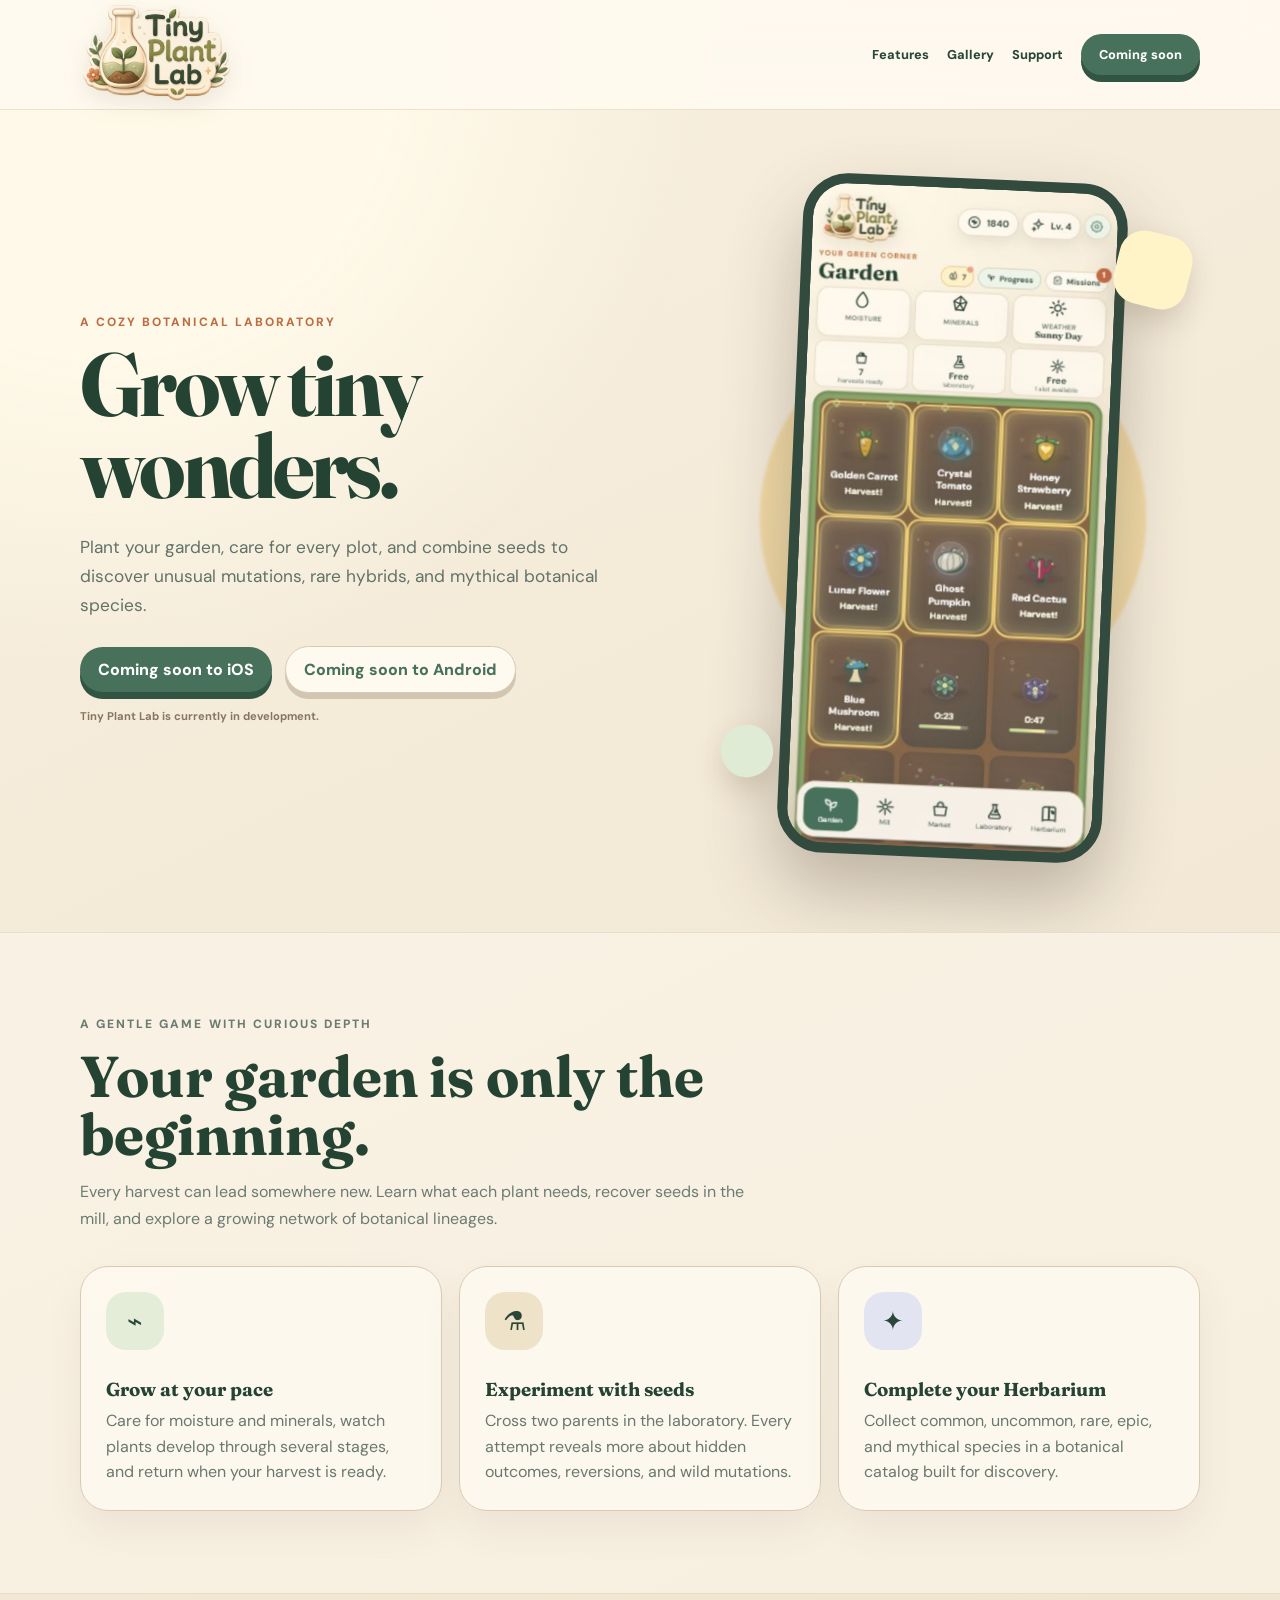
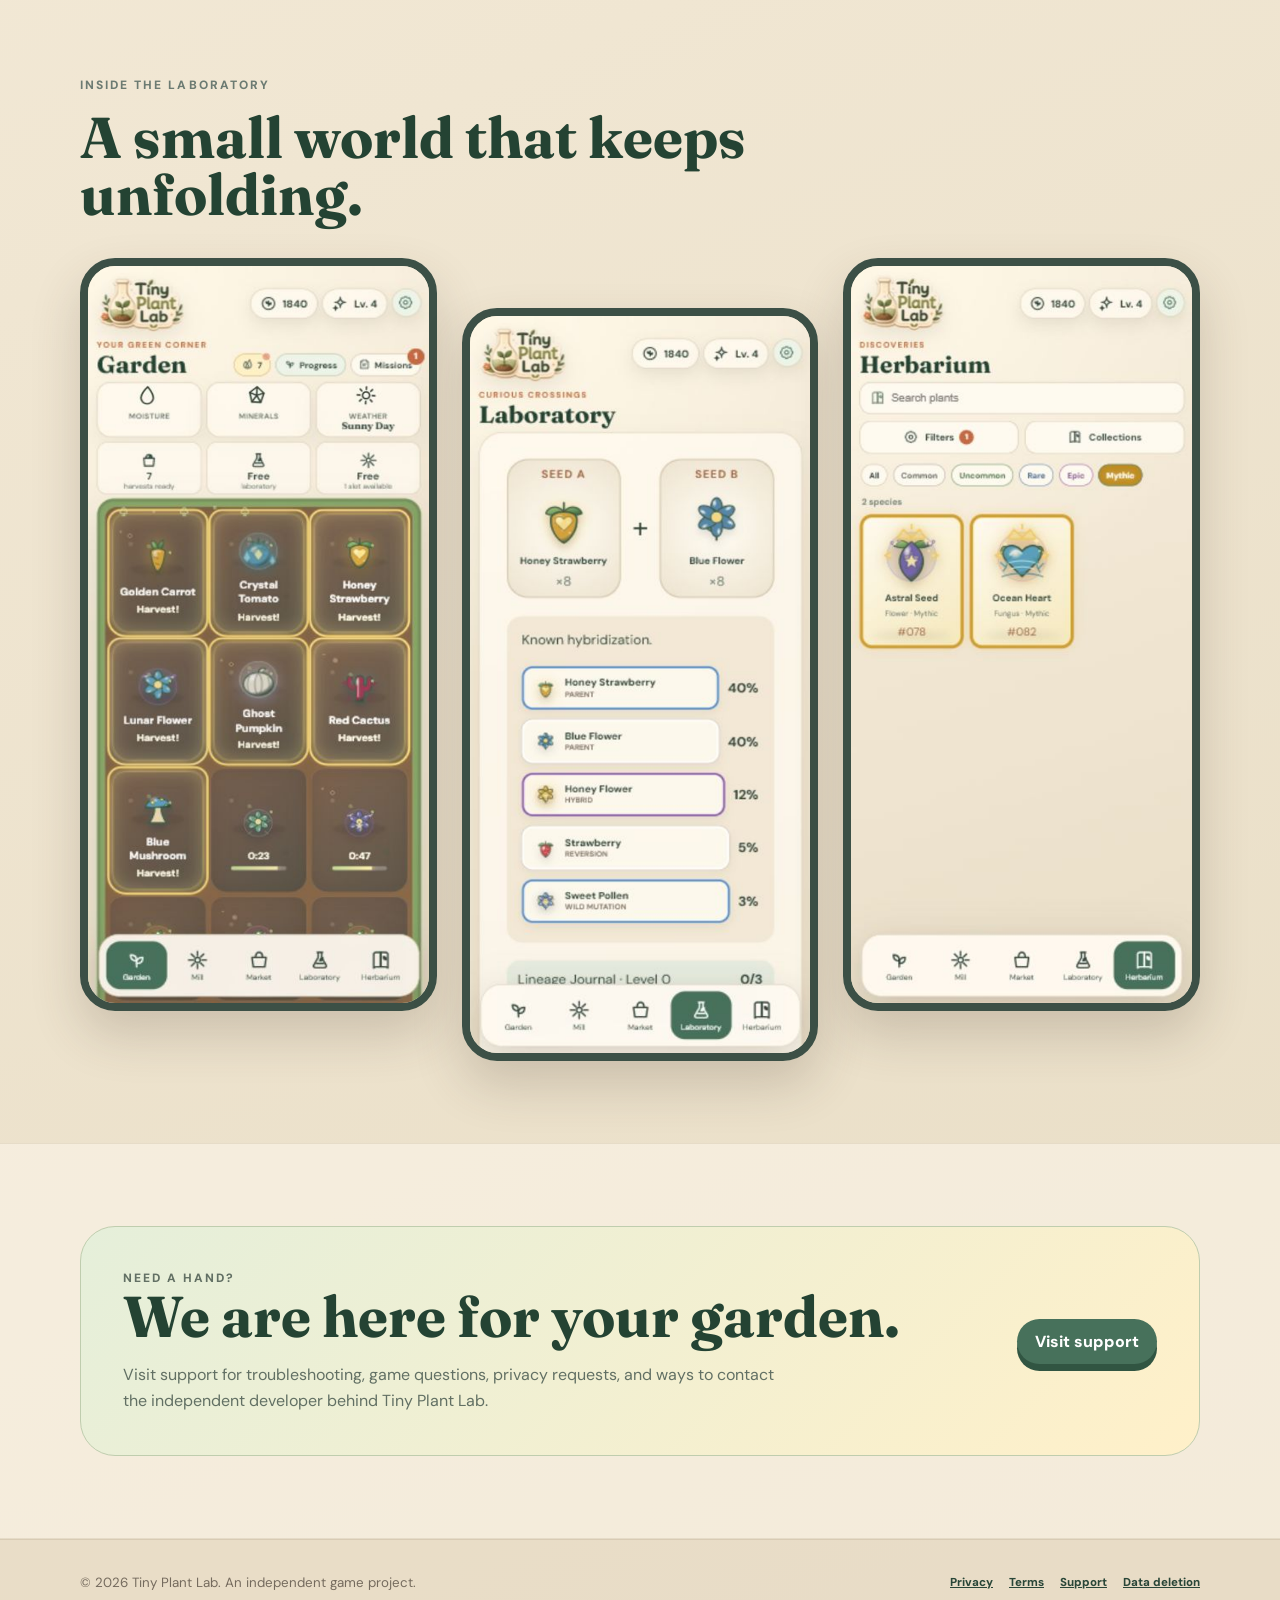
<file: index.html>
<!doctype html>
<html lang="en">
<head>
  <meta charset="UTF-8">
  <meta name="viewport" content="width=device-width, initial-scale=1, viewport-fit=cover">
  <meta name="description" content="Grow curious plants, discover surprising hybrids, and build a cozy botanical collection in Tiny Plant Lab.">
  <meta property="og:title" content="Tiny Plant Lab">
  <meta property="og:description" content="A cozy botanical game about growing, hybridizing, and collecting tiny plants.">
  <meta property="og:image" content="./assets/app-screen-garden.png">
  <title>Tiny Plant Lab — Grow. Experiment. Discover.</title>
  <link rel="icon" href="./assets/favicon.png">
  <link rel="stylesheet" href="./styles.css">
</head>
<body>
  <header class="site-header">
    <div class="wrap">
      <a href="./"><img class="site-logo" src="./assets/logo.png" alt="Tiny Plant Lab"></a>
      <nav class="site-nav" aria-label="Main navigation">
        <a href="#features">Features</a>
        <a href="#screens">Gallery</a>
        <a href="./support/">Support</a>
        <a class="nav-cta" href="#download">Coming soon</a>
      </nav>
    </div>
  </header>

  <main>
    <section class="hero">
      <div class="wrap hero-grid">
        <div class="hero-copy">
          <p class="eyebrow">A cozy botanical laboratory</p>
          <h1>Grow tiny wonders.</h1>
          <p>Plant your garden, care for every plot, and combine seeds to discover unusual mutations, rare hybrids, and mythical botanical species.</p>
          <div class="hero-actions" id="download">
            <span class="button">Coming soon to iOS</span>
            <span class="button secondary">Coming soon to Android</span>
          </div>
          <small class="store-note">Tiny Plant Lab is currently in development.</small>
        </div>
        <div class="phone-stage">
          <i class="spark one"></i><i class="spark two"></i>
          <div class="phone"><img src="./assets/app-screen-garden.png" alt="Tiny Plant Lab garden screen"></div>
        </div>
      </div>
    </section>

    <section class="section soft" id="features">
      <div class="wrap">
        <div class="section-heading">
          <p class="eyebrow">A gentle game with curious depth</p>
          <h2>Your garden is only the beginning.</h2>
          <p>Every harvest can lead somewhere new. Learn what each plant needs, recover seeds in the mill, and explore a growing network of botanical lineages.</p>
        </div>
        <div class="feature-grid">
          <article class="feature-card"><span class="feature-icon">⌁</span><h3>Grow at your pace</h3><p>Care for moisture and minerals, watch plants develop through several stages, and return when your harvest is ready.</p></article>
          <article class="feature-card"><span class="feature-icon">⚗</span><h3>Experiment with seeds</h3><p>Cross two parents in the laboratory. Every attempt reveals more about hidden outcomes, reversions, and wild mutations.</p></article>
          <article class="feature-card"><span class="feature-icon">✦</span><h3>Complete your Herbarium</h3><p>Collect common, uncommon, rare, epic, and mythical species in a botanical catalog built for discovery.</p></article>
        </div>
      </div>
    </section>

    <section class="section" id="screens">
      <div class="wrap">
        <div class="section-heading">
          <p class="eyebrow">Inside the laboratory</p>
          <h2>A small world that keeps unfolding.</h2>
        </div>
        <div class="shots">
          <div class="shot"><img src="./assets/app-screen-garden.png" alt="Garden"></div>
          <div class="shot"><img src="./assets/app-screen-lab.png" alt="Laboratory"></div>
          <div class="shot"><img src="./assets/app-screen-herbarium.png" alt="Herbarium"></div>
        </div>
      </div>
    </section>

    <section class="section soft">
      <div class="wrap contact-card">
        <div><p class="eyebrow">Need a hand?</p><h2>We are here for your garden.</h2><p>Visit support for troubleshooting, game questions, privacy requests, and ways to contact the independent developer behind Tiny Plant Lab.</p></div>
        <a class="button" href="./support/">Visit support</a>
      </div>
    </section>
  </main>

  <footer class="site-footer">
    <div class="wrap footer-grid">
      <small>© 2026 Tiny Plant Lab. An independent game project.</small>
      <nav class="footer-links"><a href="./privacy/">Privacy</a><a href="./terms/">Terms</a><a href="./support/">Support</a><a href="./data-deletion/">Data deletion</a></nav>
    </div>
  </footer>
</body>
</html>
</file>
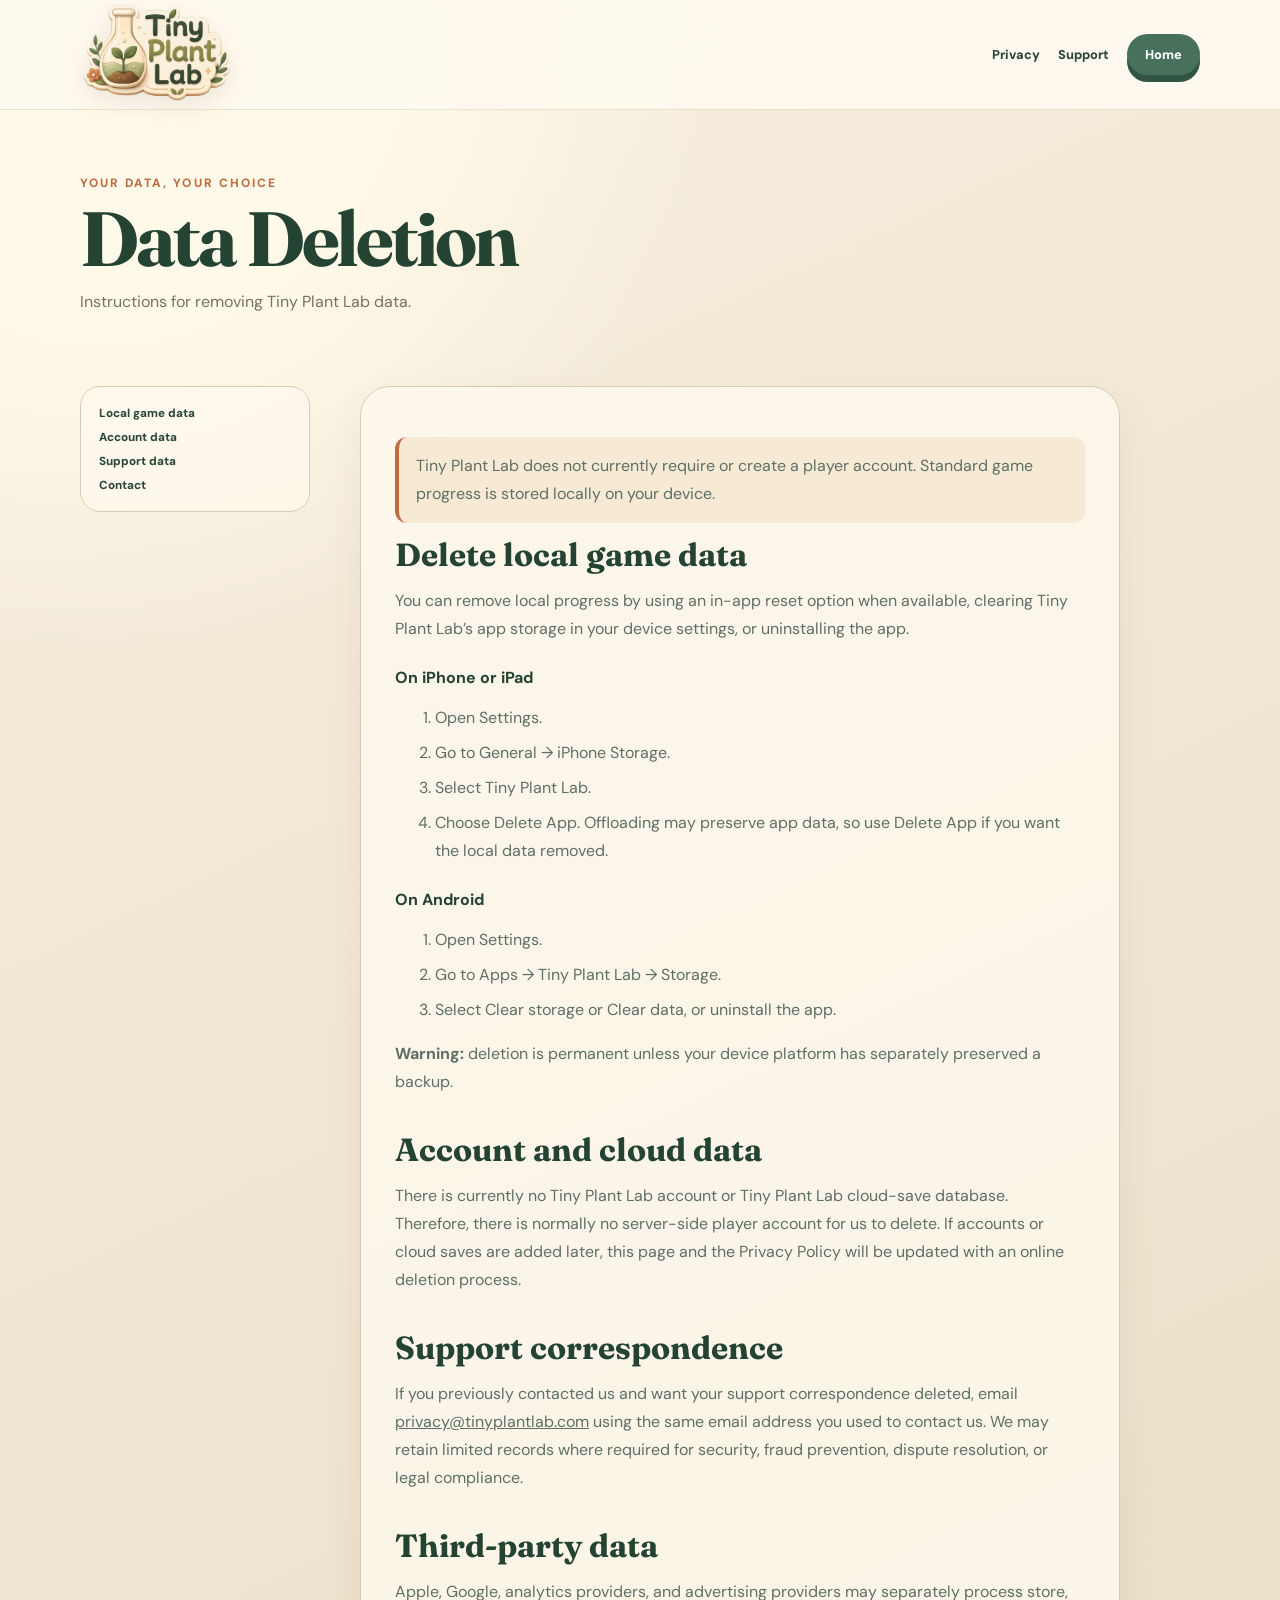
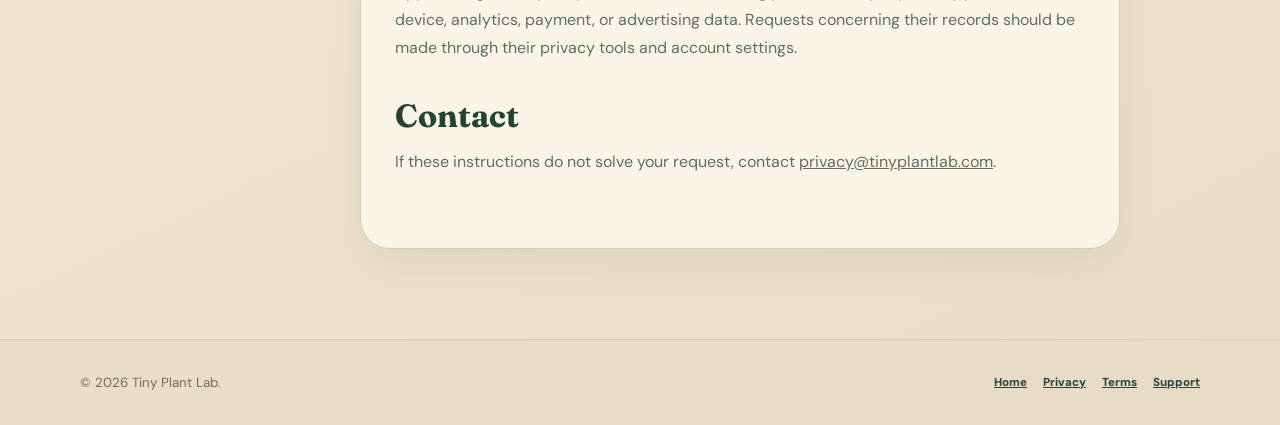
<file: data-deletion/index.html>
<!doctype html>
<html lang="en">
<head>
  <meta charset="UTF-8"><meta name="viewport" content="width=device-width, initial-scale=1">
  <meta name="description" content="How to delete Tiny Plant Lab data.">
  <title>Data Deletion — Tiny Plant Lab</title>
  <link rel="icon" href="../assets/favicon.png"><link rel="stylesheet" href="../styles.css">
</head>
<body>
  <header class="site-header"><div class="wrap"><a href="../"><img class="site-logo" src="../assets/logo.png" alt="Tiny Plant Lab"></a><nav class="site-nav"><a href="../privacy/">Privacy</a><a href="../support/">Support</a><a class="nav-cta" href="../">Home</a></nav></div></header>
  <main class="wrap">
    <header class="legal-hero"><p class="eyebrow">Your data, your choice</p><h1>Data Deletion</h1><p class="legal-meta">Instructions for removing Tiny Plant Lab data.</p></header>
    <div class="legal-layout">
      <nav class="legal-nav"><a href="#local">Local game data</a><a href="#account">Account data</a><a href="#support">Support data</a><a href="#contact">Contact</a></nav>
      <article class="legal-content">
        <p class="notice">Tiny Plant Lab does not currently require or create a player account. Standard game progress is stored locally on your device.</p>
        <section id="local"><h2>Delete local game data</h2><p>You can remove local progress by using an in-app reset option when available, clearing Tiny Plant Lab’s app storage in your device settings, or uninstalling the app.</p><h3>On iPhone or iPad</h3><ol><li>Open Settings.</li><li>Go to General → iPhone Storage.</li><li>Select Tiny Plant Lab.</li><li>Choose Delete App. Offloading may preserve app data, so use Delete App if you want the local data removed.</li></ol><h3>On Android</h3><ol><li>Open Settings.</li><li>Go to Apps → Tiny Plant Lab → Storage.</li><li>Select Clear storage or Clear data, or uninstall the app.</li></ol><p><strong>Warning:</strong> deletion is permanent unless your device platform has separately preserved a backup.</p></section>
        <section id="account"><h2>Account and cloud data</h2><p>There is currently no Tiny Plant Lab account or Tiny Plant Lab cloud-save database. Therefore, there is normally no server-side player account for us to delete. If accounts or cloud saves are added later, this page and the Privacy Policy will be updated with an online deletion process.</p></section>
        <section id="support"><h2>Support correspondence</h2><p>If you previously contacted us and want your support correspondence deleted, email <a href="mailto:privacy@tinyplantlab.com?subject=Tiny%20Plant%20Lab%20data%20deletion%20request">privacy@tinyplantlab.com</a> using the same email address you used to contact us. We may retain limited records where required for security, fraud prevention, dispute resolution, or legal compliance.</p></section>
        <section id="third-parties"><h2>Third-party data</h2><p>Apple, Google, analytics providers, and advertising providers may separately process store, device, analytics, payment, or advertising data. Requests concerning their records should be made through their privacy tools and account settings.</p></section>
        <section id="contact"><h2>Contact</h2><p>If these instructions do not solve your request, contact <a href="mailto:privacy@tinyplantlab.com">privacy@tinyplantlab.com</a>.</p></section>
      </article>
    </div>
  </main>
  <footer class="site-footer"><div class="wrap footer-grid"><small>© 2026 Tiny Plant Lab.</small><nav class="footer-links"><a href="../">Home</a><a href="../privacy/">Privacy</a><a href="../terms/">Terms</a><a href="../support/">Support</a></nav></div></footer>
</body></html>
</file>
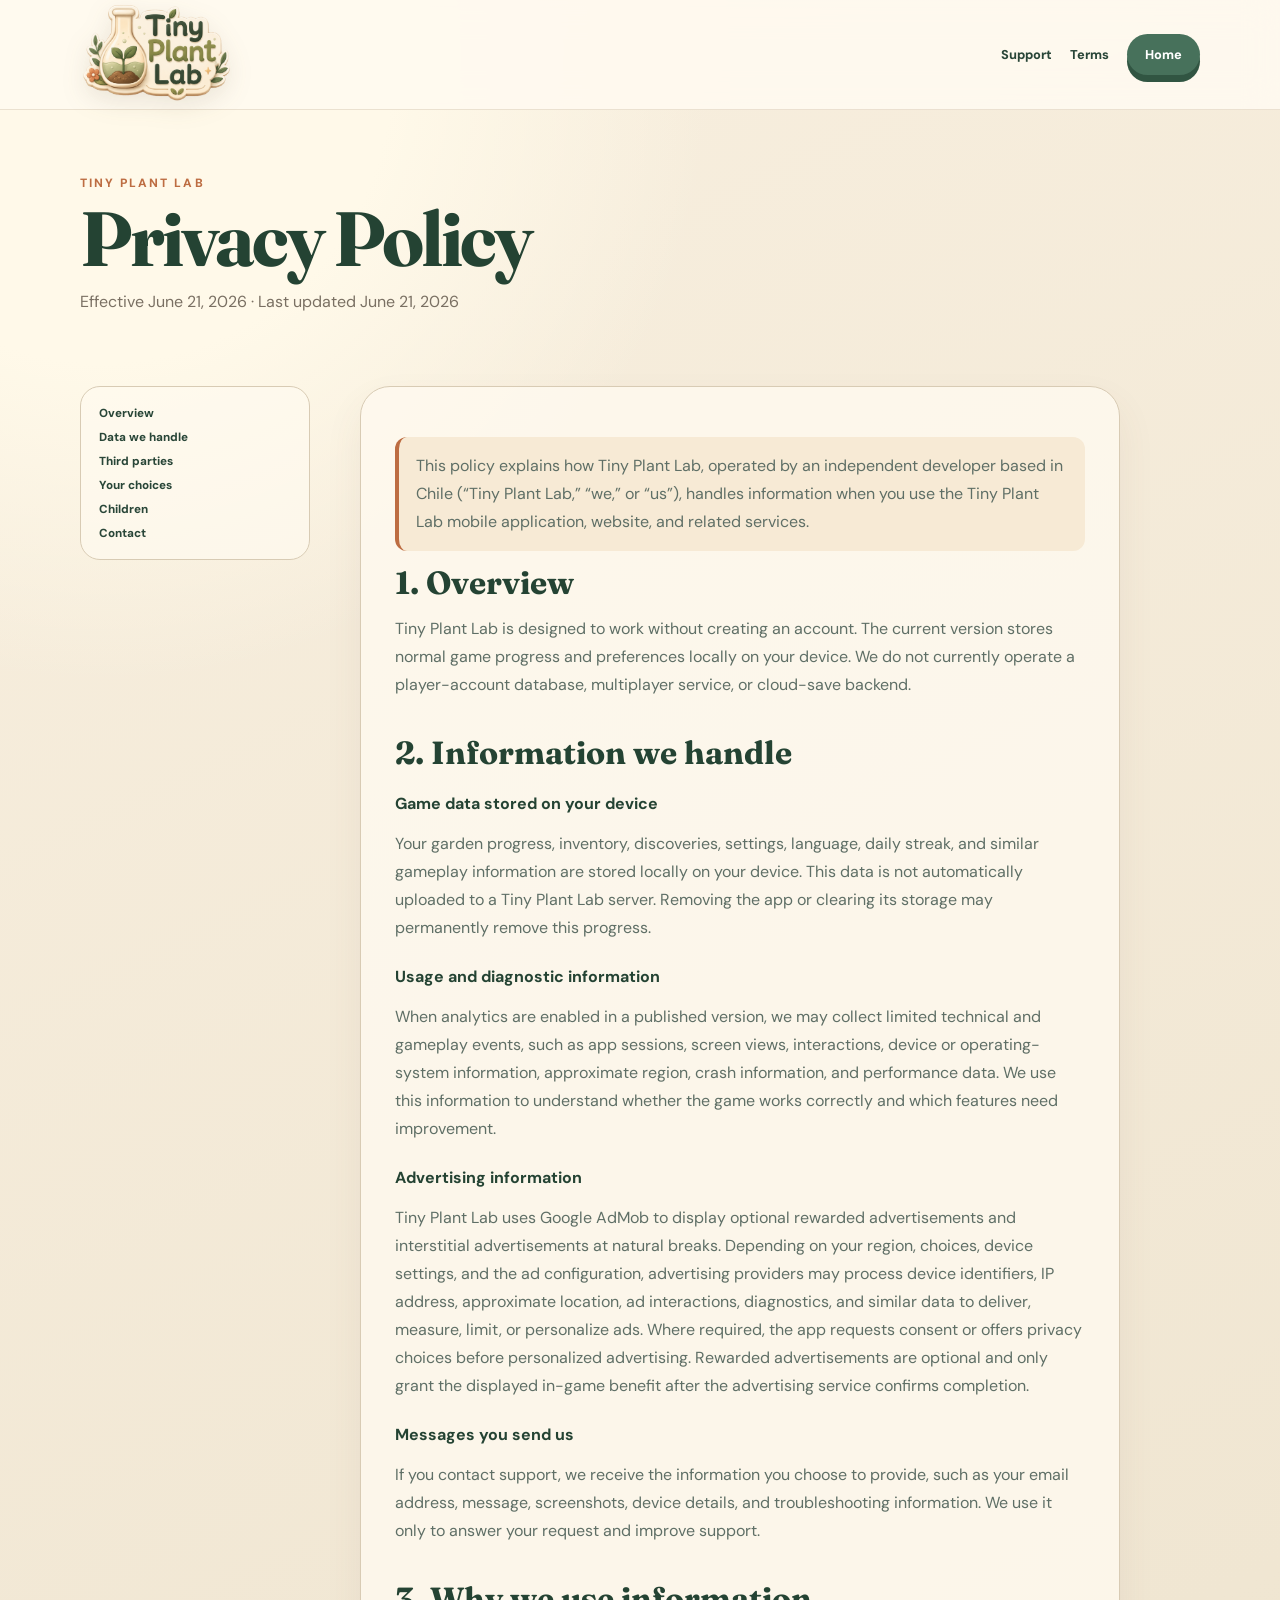
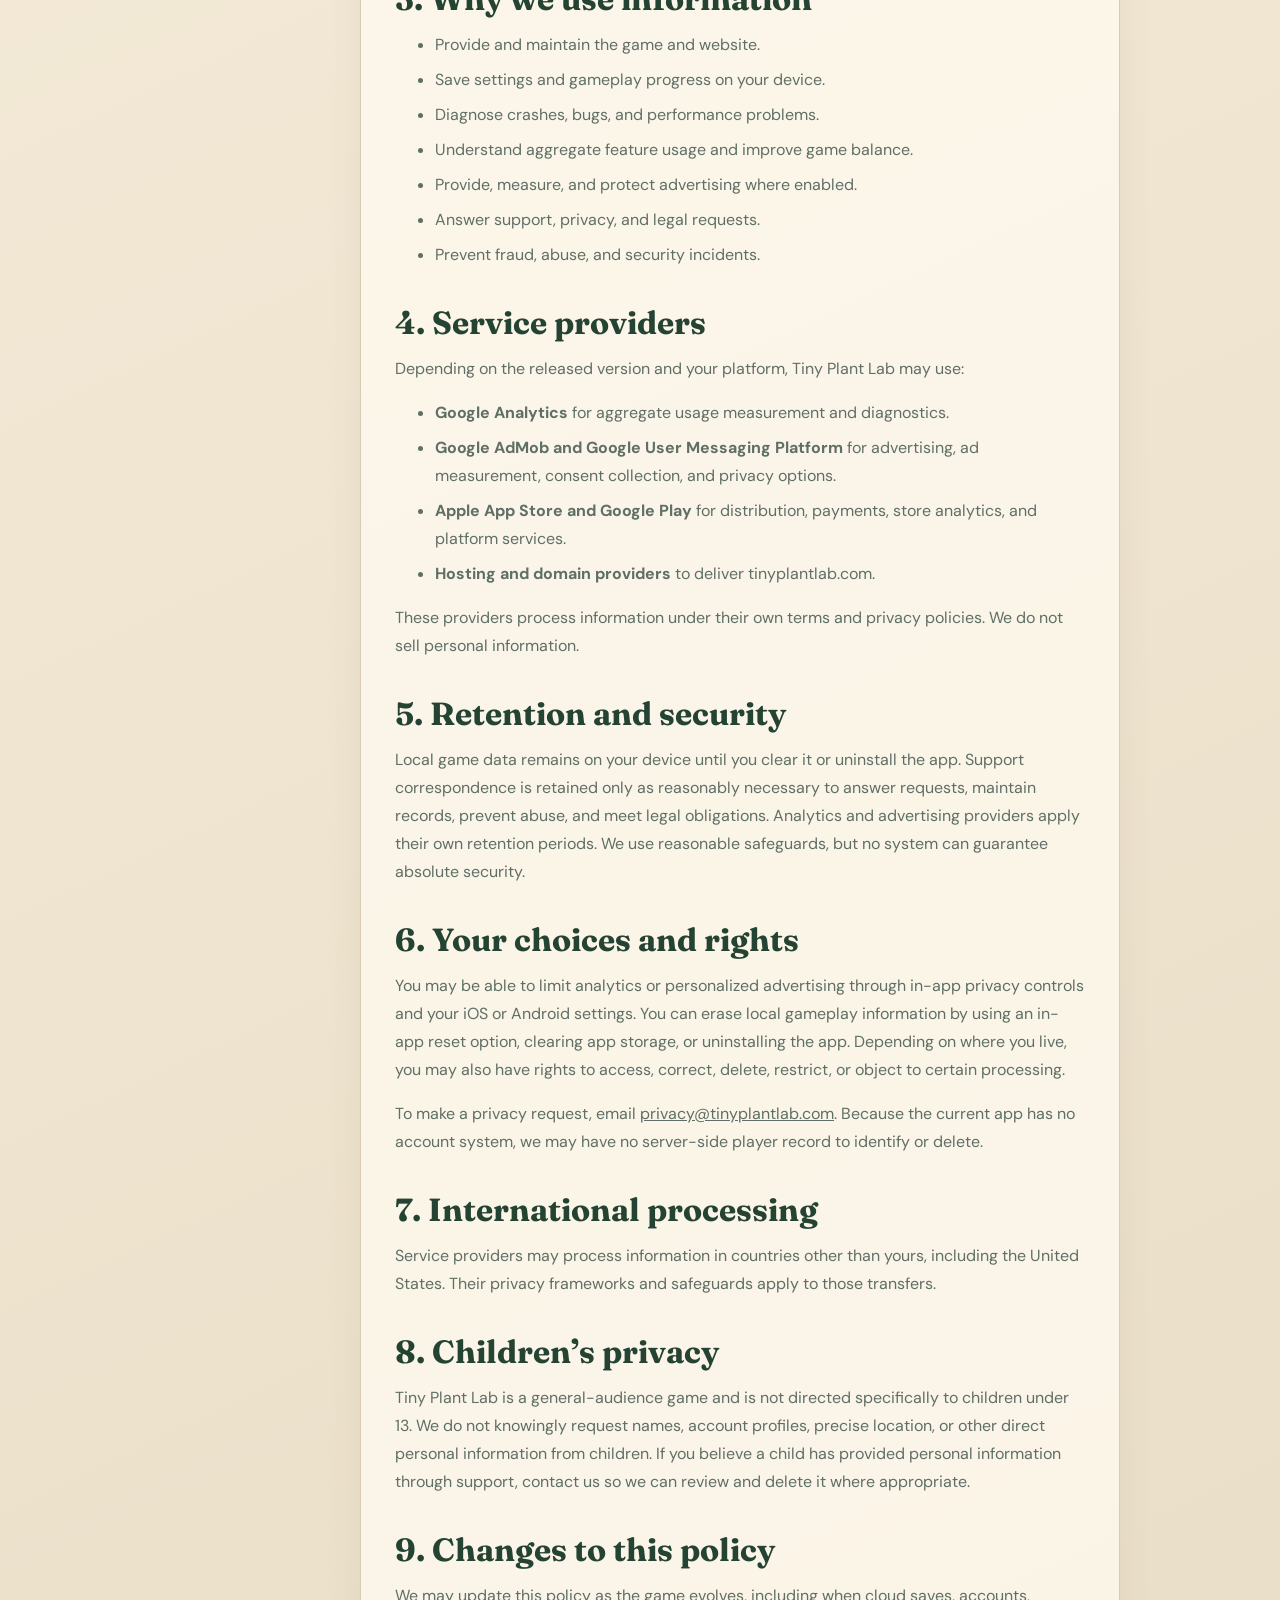
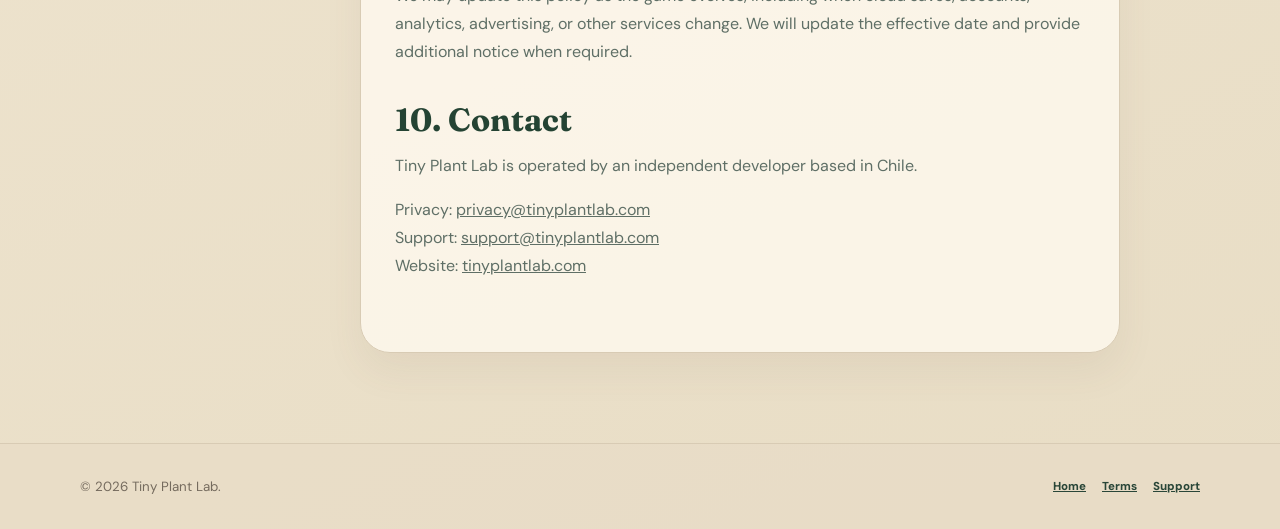
<file: privacy/index.html>
<!doctype html>
<html lang="en">
<head>
  <meta charset="UTF-8"><meta name="viewport" content="width=device-width, initial-scale=1">
  <meta name="description" content="Privacy Policy for Tiny Plant Lab.">
  <title>Privacy Policy — Tiny Plant Lab</title>
  <link rel="icon" href="../assets/favicon.png"><link rel="stylesheet" href="../styles.css">
</head>
<body>
  <header class="site-header"><div class="wrap"><a href="../"><img class="site-logo" src="../assets/logo.png" alt="Tiny Plant Lab"></a><nav class="site-nav"><a href="../support/">Support</a><a href="../terms/">Terms</a><a class="nav-cta" href="../">Home</a></nav></div></header>
  <main class="wrap">
    <header class="legal-hero"><p class="eyebrow">Tiny Plant Lab</p><h1>Privacy Policy</h1><p class="legal-meta">Effective June 21, 2026 · Last updated June 21, 2026</p></header>
    <div class="legal-layout">
      <nav class="legal-nav"><a href="#overview">Overview</a><a href="#data">Data we handle</a><a href="#services">Third parties</a><a href="#choices">Your choices</a><a href="#children">Children</a><a href="#contact">Contact</a></nav>
      <article class="legal-content">
        <p class="notice">This policy explains how Tiny Plant Lab, operated by an independent developer based in Chile (“Tiny Plant Lab,” “we,” or “us”), handles information when you use the Tiny Plant Lab mobile application, website, and related services.</p>
        <section id="overview"><h2>1. Overview</h2><p>Tiny Plant Lab is designed to work without creating an account. The current version stores normal game progress and preferences locally on your device. We do not currently operate a player-account database, multiplayer service, or cloud-save backend.</p></section>
        <section id="data"><h2>2. Information we handle</h2>
          <h3>Game data stored on your device</h3><p>Your garden progress, inventory, discoveries, settings, language, daily streak, and similar gameplay information are stored locally on your device. This data is not automatically uploaded to a Tiny Plant Lab server. Removing the app or clearing its storage may permanently remove this progress.</p>
          <h3>Usage and diagnostic information</h3><p>When analytics are enabled in a published version, we may collect limited technical and gameplay events, such as app sessions, screen views, interactions, device or operating-system information, approximate region, crash information, and performance data. We use this information to understand whether the game works correctly and which features need improvement.</p>
          <h3>Advertising information</h3><p>Tiny Plant Lab uses Google AdMob to display optional rewarded advertisements and interstitial advertisements at natural breaks. Depending on your region, choices, device settings, and the ad configuration, advertising providers may process device identifiers, IP address, approximate location, ad interactions, diagnostics, and similar data to deliver, measure, limit, or personalize ads. Where required, the app requests consent or offers privacy choices before personalized advertising. Rewarded advertisements are optional and only grant the displayed in-game benefit after the advertising service confirms completion.</p>
          <h3>Messages you send us</h3><p>If you contact support, we receive the information you choose to provide, such as your email address, message, screenshots, device details, and troubleshooting information. We use it only to answer your request and improve support.</p>
        </section>
        <section id="purposes"><h2>3. Why we use information</h2><ul><li>Provide and maintain the game and website.</li><li>Save settings and gameplay progress on your device.</li><li>Diagnose crashes, bugs, and performance problems.</li><li>Understand aggregate feature usage and improve game balance.</li><li>Provide, measure, and protect advertising where enabled.</li><li>Answer support, privacy, and legal requests.</li><li>Prevent fraud, abuse, and security incidents.</li></ul></section>
        <section id="services"><h2>4. Service providers</h2><p>Depending on the released version and your platform, Tiny Plant Lab may use:</p><ul><li><strong>Google Analytics</strong> for aggregate usage measurement and diagnostics.</li><li><strong>Google AdMob and Google User Messaging Platform</strong> for advertising, ad measurement, consent collection, and privacy options.</li><li><strong>Apple App Store and Google Play</strong> for distribution, payments, store analytics, and platform services.</li><li><strong>Hosting and domain providers</strong> to deliver tinyplantlab.com.</li></ul><p>These providers process information under their own terms and privacy policies. We do not sell personal information.</p></section>
        <section id="retention"><h2>5. Retention and security</h2><p>Local game data remains on your device until you clear it or uninstall the app. Support correspondence is retained only as reasonably necessary to answer requests, maintain records, prevent abuse, and meet legal obligations. Analytics and advertising providers apply their own retention periods. We use reasonable safeguards, but no system can guarantee absolute security.</p></section>
        <section id="choices"><h2>6. Your choices and rights</h2><p>You may be able to limit analytics or personalized advertising through in-app privacy controls and your iOS or Android settings. You can erase local gameplay information by using an in-app reset option, clearing app storage, or uninstalling the app. Depending on where you live, you may also have rights to access, correct, delete, restrict, or object to certain processing.</p><p>To make a privacy request, email <a href="mailto:privacy@tinyplantlab.com">privacy@tinyplantlab.com</a>. Because the current app has no account system, we may have no server-side player record to identify or delete.</p></section>
        <section id="international"><h2>7. International processing</h2><p>Service providers may process information in countries other than yours, including the United States. Their privacy frameworks and safeguards apply to those transfers.</p></section>
        <section id="children"><h2>8. Children’s privacy</h2><p>Tiny Plant Lab is a general-audience game and is not directed specifically to children under 13. We do not knowingly request names, account profiles, precise location, or other direct personal information from children. If you believe a child has provided personal information through support, contact us so we can review and delete it where appropriate.</p></section>
        <section id="changes"><h2>9. Changes to this policy</h2><p>We may update this policy as the game evolves, including when cloud saves, accounts, analytics, advertising, or other services change. We will update the effective date and provide additional notice when required.</p></section>
        <section id="contact"><h2>10. Contact</h2><p>Tiny Plant Lab is operated by an independent developer based in Chile.</p><p>Privacy: <a href="mailto:privacy@tinyplantlab.com">privacy@tinyplantlab.com</a><br>Support: <a href="mailto:support@tinyplantlab.com">support@tinyplantlab.com</a><br>Website: <a href="https://tinyplantlab.com">tinyplantlab.com</a></p></section>
      </article>
    </div>
  </main>
  <footer class="site-footer"><div class="wrap footer-grid"><small>© 2026 Tiny Plant Lab.</small><nav class="footer-links"><a href="../">Home</a><a href="../terms/">Terms</a><a href="../support/">Support</a></nav></div></footer>
</body></html>
</file>
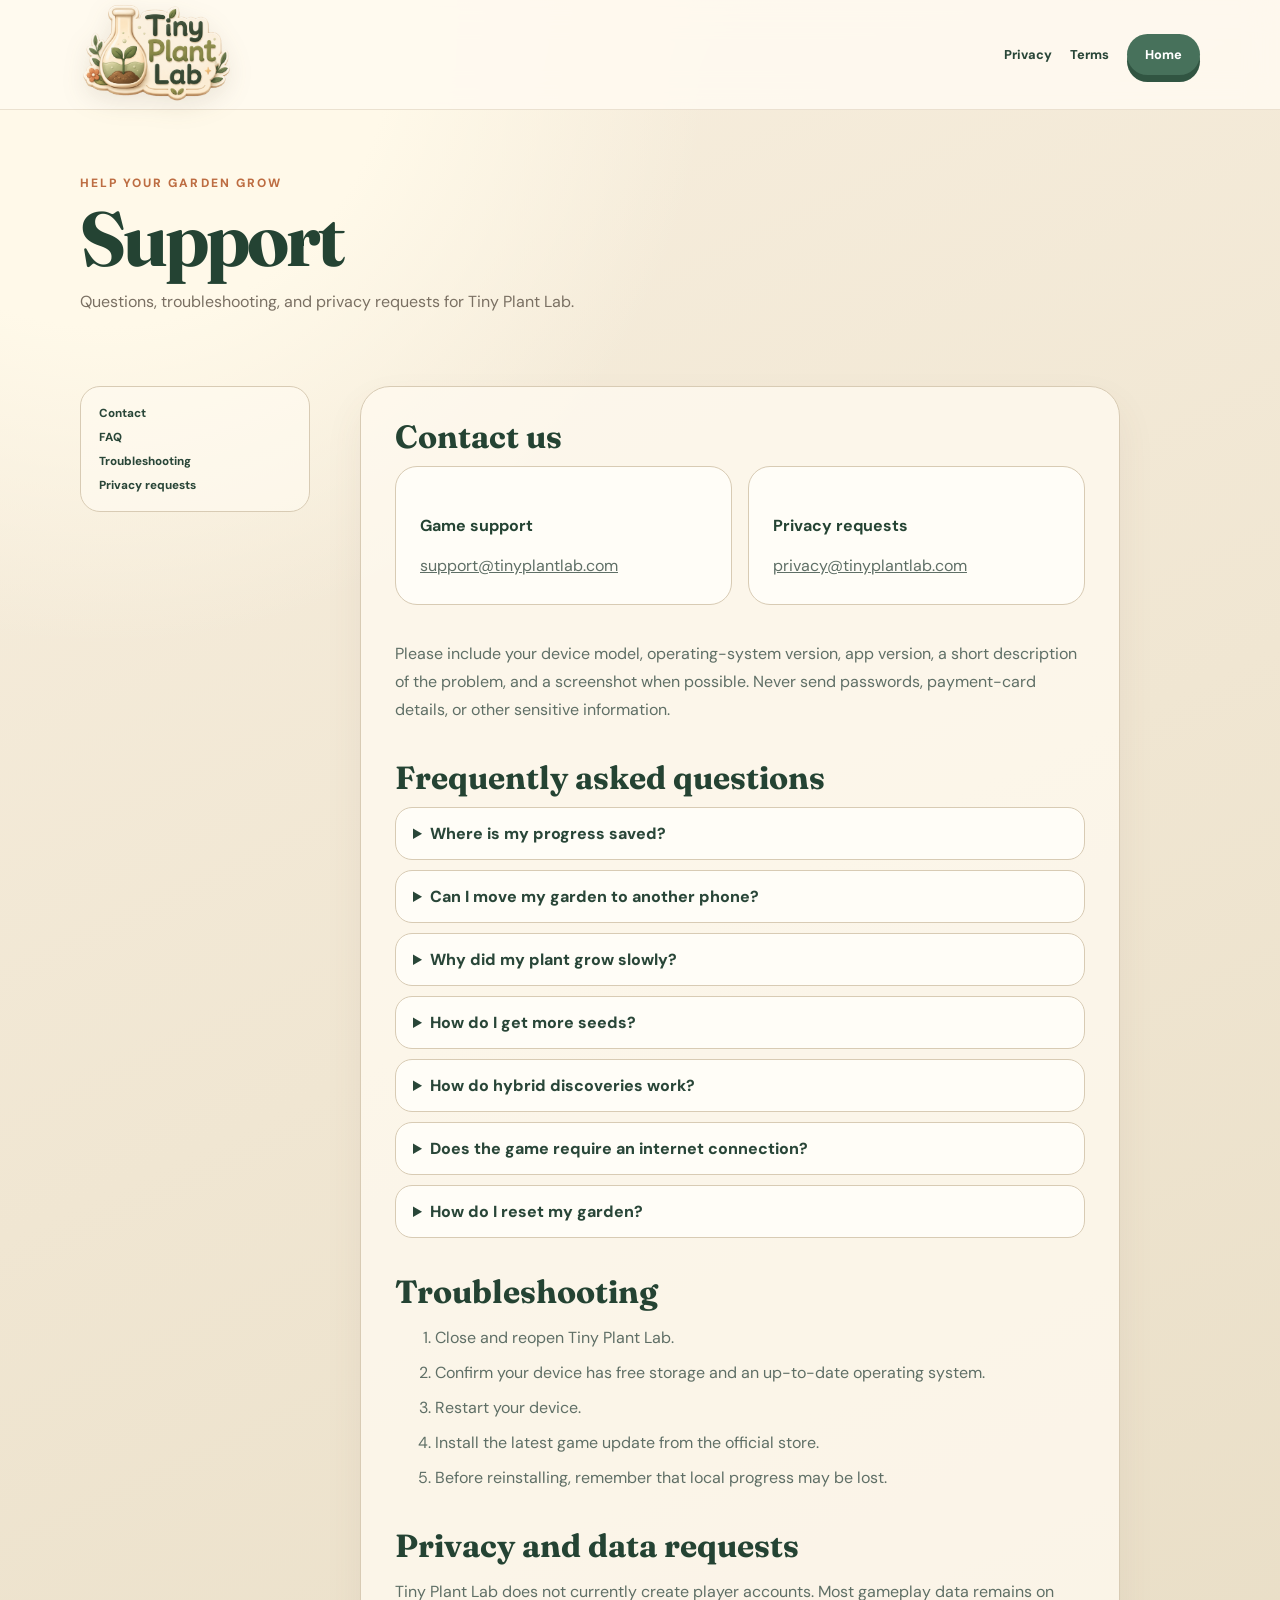
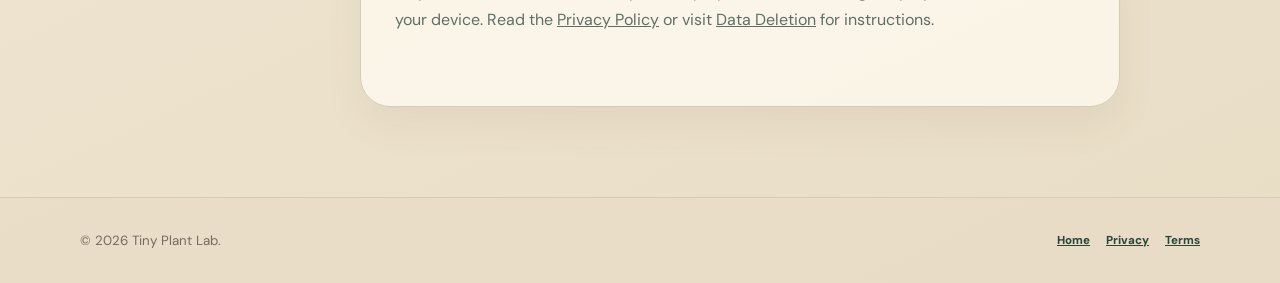
<file: support/index.html>
<!doctype html>
<html lang="en">
<head>
  <meta charset="UTF-8"><meta name="viewport" content="width=device-width, initial-scale=1">
  <meta name="description" content="Support and frequently asked questions for Tiny Plant Lab.">
  <title>Support — Tiny Plant Lab</title>
  <link rel="icon" href="../assets/favicon.png"><link rel="stylesheet" href="../styles.css">
</head>
<body>
  <header class="site-header"><div class="wrap"><a href="../"><img class="site-logo" src="../assets/logo.png" alt="Tiny Plant Lab"></a><nav class="site-nav"><a href="../privacy/">Privacy</a><a href="../terms/">Terms</a><a class="nav-cta" href="../">Home</a></nav></div></header>
  <main class="wrap">
    <header class="legal-hero"><p class="eyebrow">Help your garden grow</p><h1>Support</h1><p class="legal-meta">Questions, troubleshooting, and privacy requests for Tiny Plant Lab.</p></header>
    <div class="legal-layout">
      <nav class="legal-nav"><a href="#contact">Contact</a><a href="#faq">FAQ</a><a href="#troubleshooting">Troubleshooting</a><a href="#privacy">Privacy requests</a></nav>
      <article class="legal-content">
        <section id="contact"><h2>Contact us</h2><div class="support-grid"><div class="support-card"><h3>Game support</h3><p><a href="mailto:support@tinyplantlab.com">support@tinyplantlab.com</a></p></div><div class="support-card"><h3>Privacy requests</h3><p><a href="mailto:privacy@tinyplantlab.com">privacy@tinyplantlab.com</a></p></div></div><p>Please include your device model, operating-system version, app version, a short description of the problem, and a screenshot when possible. Never send passwords, payment-card details, or other sensitive information.</p></section>
        <section id="faq"><h2>Frequently asked questions</h2><div class="faq">
          <details><summary>Where is my progress saved?</summary><p>The current version stores your garden progress locally on your device. It does not currently use an account or cloud save.</p></details>
          <details><summary>Can I move my garden to another phone?</summary><p>Automatic transfer is not currently available. Platform backups may help in some cases, but they are not guaranteed. Cloud saves may be considered for a future update.</p></details>
          <details><summary>Why did my plant grow slowly?</summary><p>Check its preferred moisture and mineral ranges, current weather, and soil type. Conditions outside its preferred range can increase growth time or reduce its harvest.</p></details>
          <details><summary>How do I get more seeds?</summary><p>Harvest produce, then grind it in the Mill. You can also purchase basic seeds in the Market and discover new ones through Laboratory experiments.</p></details>
          <details><summary>How do hybrid discoveries work?</summary><p>Combine two seeds in the Laboratory. Known recipes show possible outcomes, while repeated experiments gradually reveal hidden lineages.</p></details>
          <details><summary>Does the game require an internet connection?</summary><p>Core local gameplay is intended to work without a constant connection. Store services, analytics, advertisements, sharing, or future online features may require internet access.</p></details>
          <details><summary>How do I reset my garden?</summary><p>Use the reset or new-game option in Settings or Progress when available. You can also clear app storage through your device settings, but this permanently removes local progress.</p></details>
        </div></section>
        <section id="troubleshooting"><h2>Troubleshooting</h2><ol><li>Close and reopen Tiny Plant Lab.</li><li>Confirm your device has free storage and an up-to-date operating system.</li><li>Restart your device.</li><li>Install the latest game update from the official store.</li><li>Before reinstalling, remember that local progress may be lost.</li></ol></section>
        <section id="privacy"><h2>Privacy and data requests</h2><p>Tiny Plant Lab does not currently create player accounts. Most gameplay data remains on your device. Read the <a href="../privacy/">Privacy Policy</a> or visit <a href="../data-deletion/">Data Deletion</a> for instructions.</p></section>
      </article>
    </div>
  </main>
  <footer class="site-footer"><div class="wrap footer-grid"><small>© 2026 Tiny Plant Lab.</small><nav class="footer-links"><a href="../">Home</a><a href="../privacy/">Privacy</a><a href="../terms/">Terms</a></nav></div></footer>
</body></html>
</file>
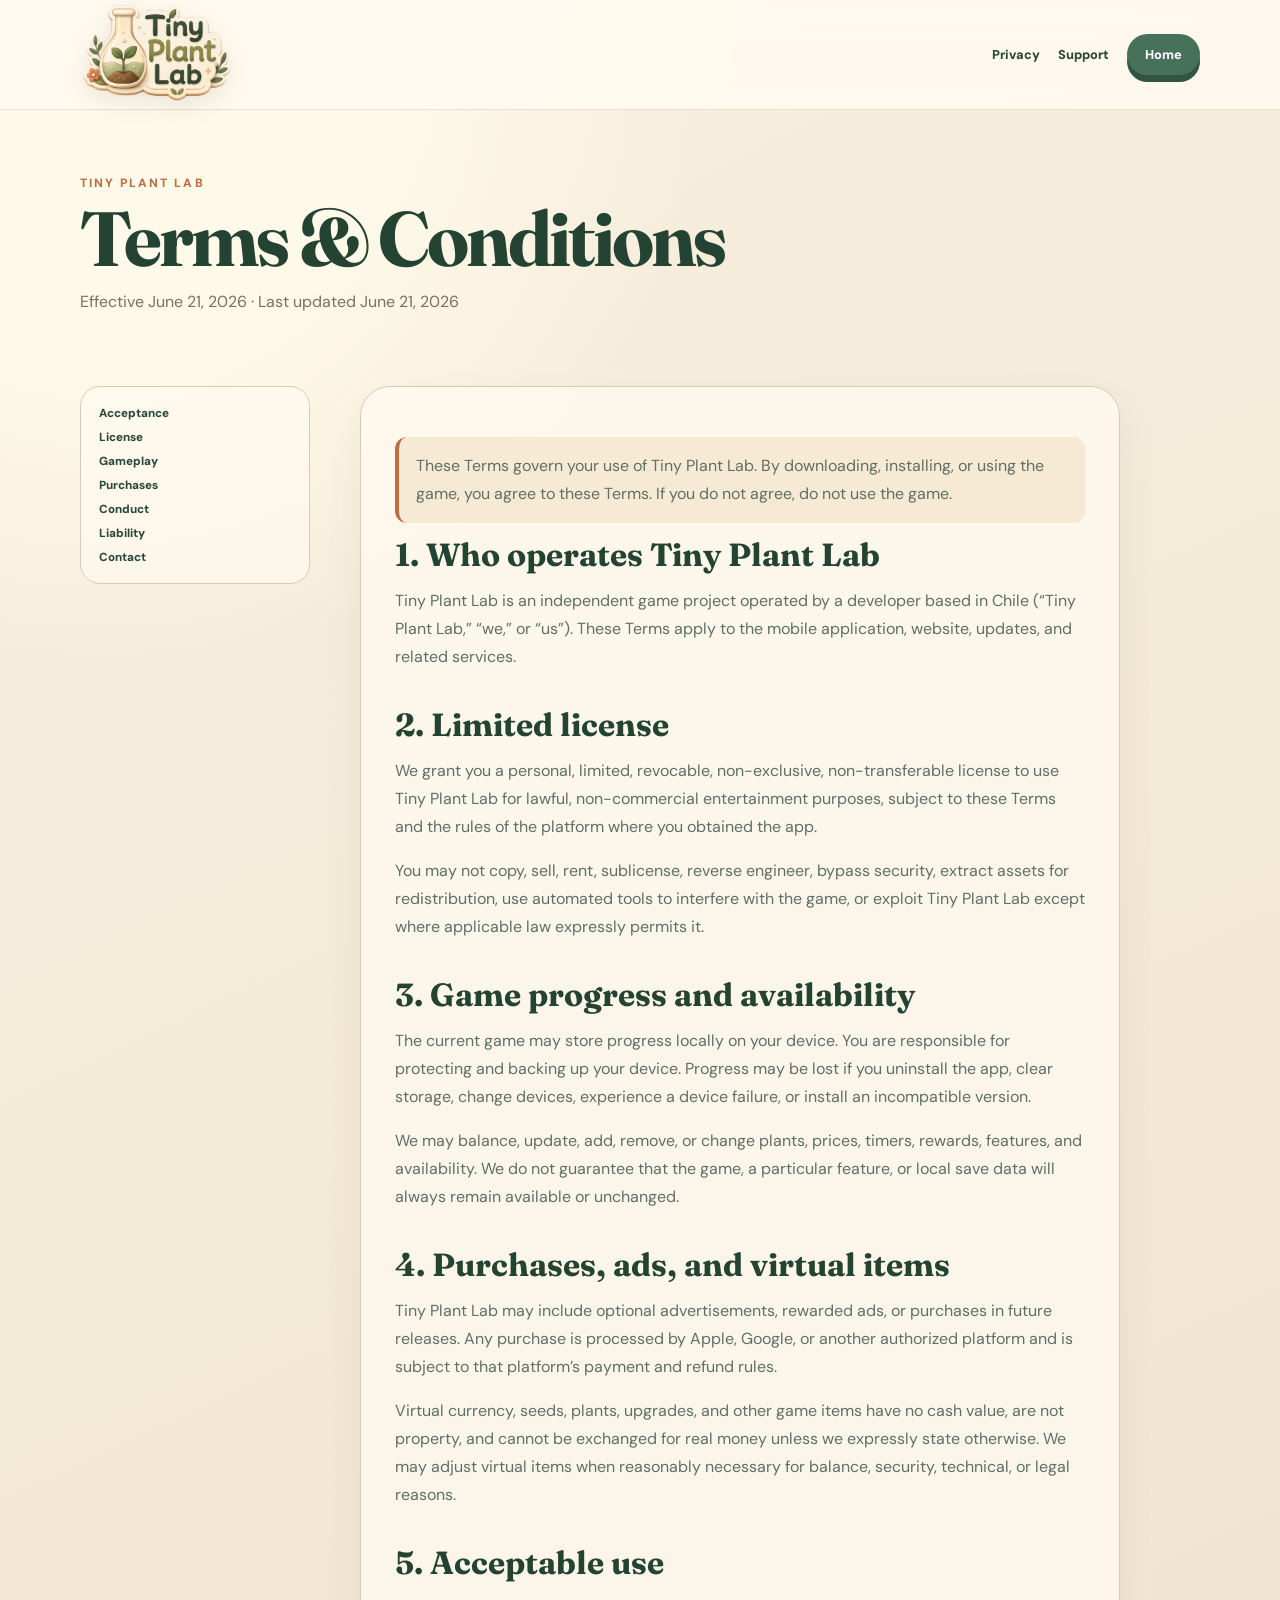
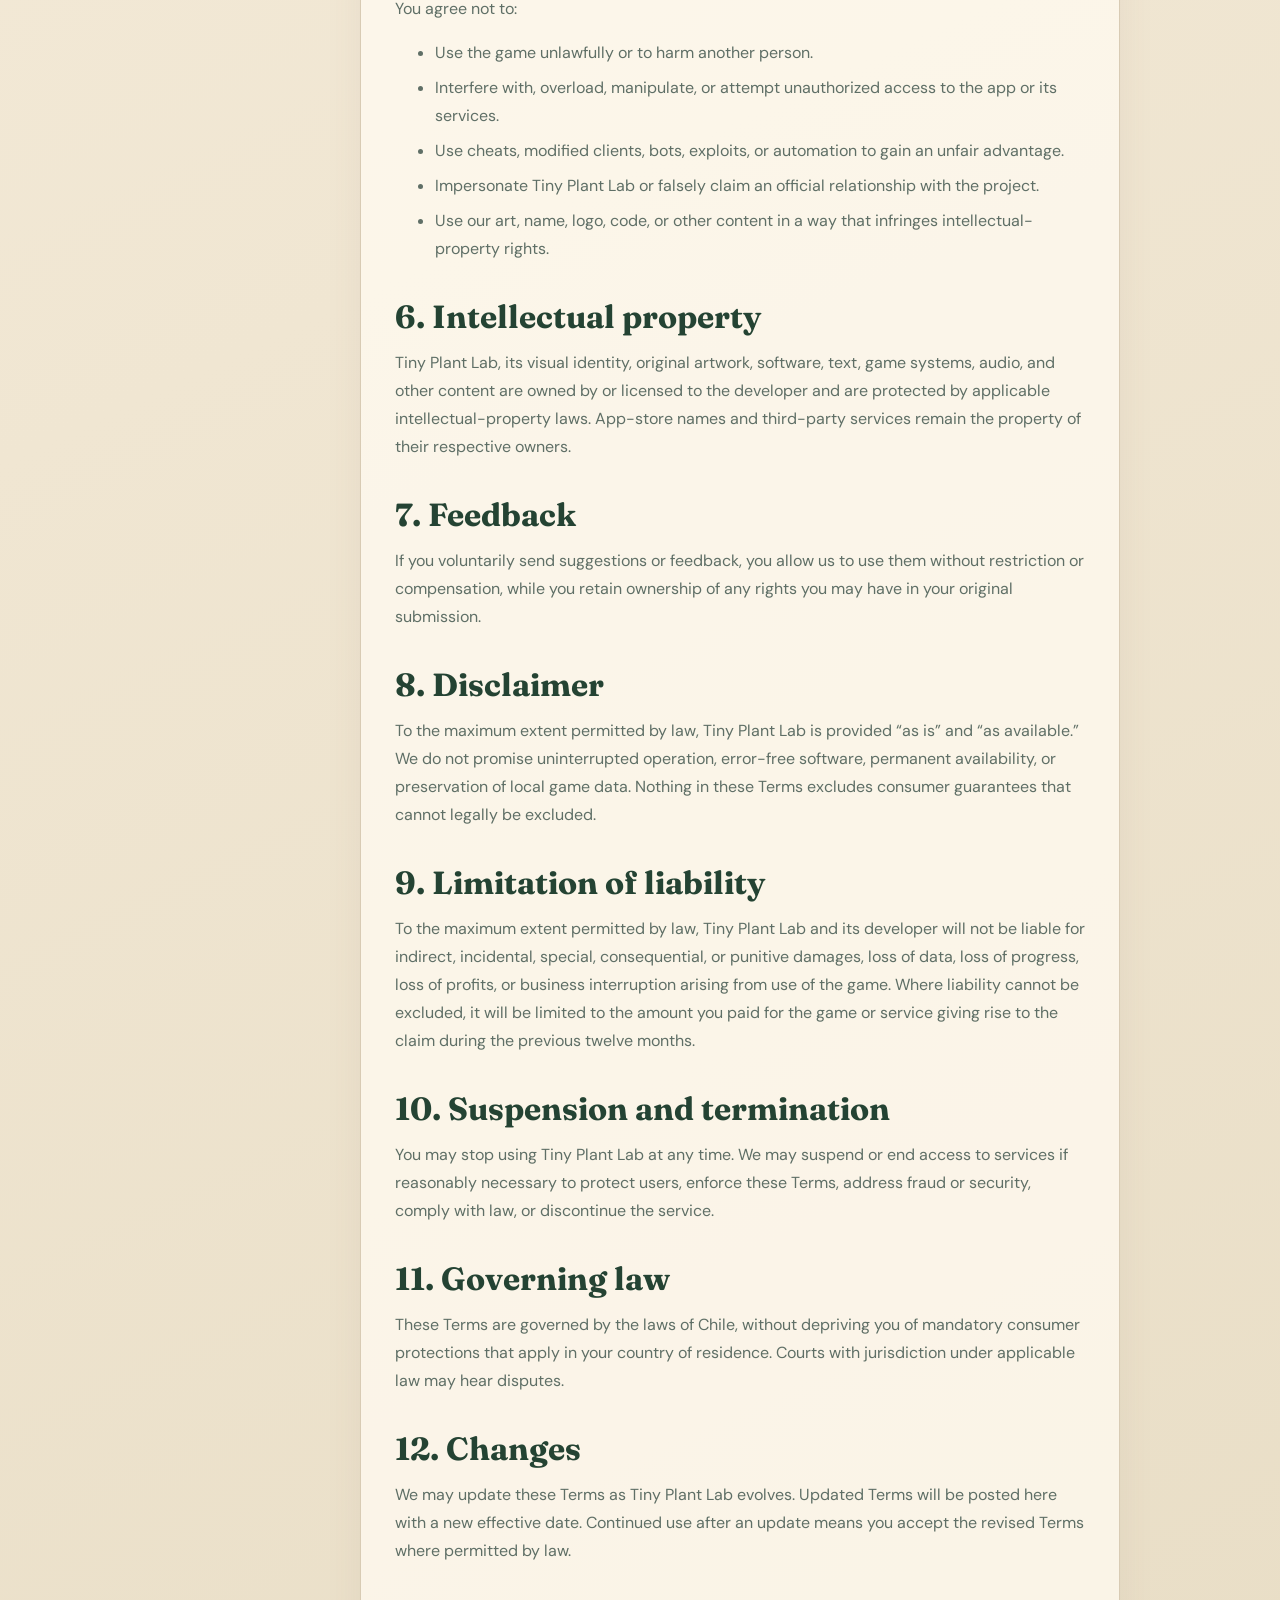
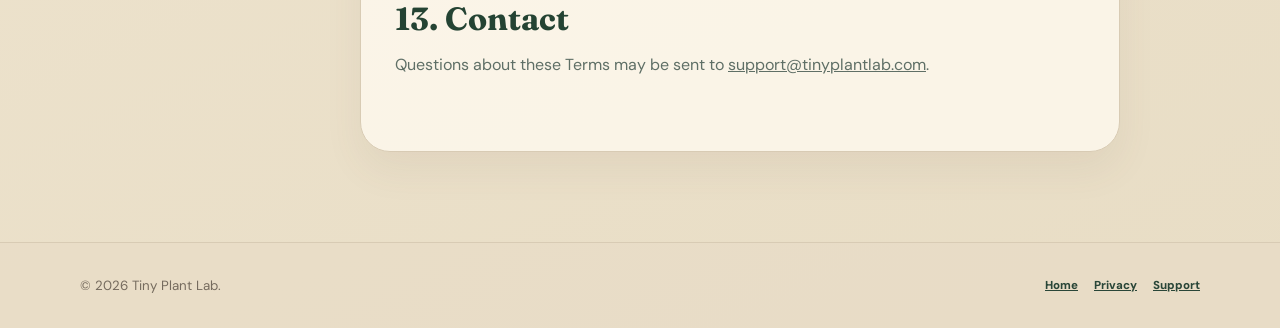
<file: terms/index.html>
<!doctype html>
<html lang="en">
<head>
  <meta charset="UTF-8"><meta name="viewport" content="width=device-width, initial-scale=1">
  <meta name="description" content="Terms and Conditions for Tiny Plant Lab.">
  <title>Terms & Conditions — Tiny Plant Lab</title>
  <link rel="icon" href="../assets/favicon.png"><link rel="stylesheet" href="../styles.css">
</head>
<body>
  <header class="site-header"><div class="wrap"><a href="../"><img class="site-logo" src="../assets/logo.png" alt="Tiny Plant Lab"></a><nav class="site-nav"><a href="../privacy/">Privacy</a><a href="../support/">Support</a><a class="nav-cta" href="../">Home</a></nav></div></header>
  <main class="wrap">
    <header class="legal-hero"><p class="eyebrow">Tiny Plant Lab</p><h1>Terms & Conditions</h1><p class="legal-meta">Effective June 21, 2026 · Last updated June 21, 2026</p></header>
    <div class="legal-layout">
      <nav class="legal-nav"><a href="#acceptance">Acceptance</a><a href="#license">License</a><a href="#gameplay">Gameplay</a><a href="#purchases">Purchases</a><a href="#conduct">Conduct</a><a href="#liability">Liability</a><a href="#contact">Contact</a></nav>
      <article class="legal-content">
        <p class="notice">These Terms govern your use of Tiny Plant Lab. By downloading, installing, or using the game, you agree to these Terms. If you do not agree, do not use the game.</p>
        <section id="acceptance"><h2>1. Who operates Tiny Plant Lab</h2><p>Tiny Plant Lab is an independent game project operated by a developer based in Chile (“Tiny Plant Lab,” “we,” or “us”). These Terms apply to the mobile application, website, updates, and related services.</p></section>
        <section id="license"><h2>2. Limited license</h2><p>We grant you a personal, limited, revocable, non-exclusive, non-transferable license to use Tiny Plant Lab for lawful, non-commercial entertainment purposes, subject to these Terms and the rules of the platform where you obtained the app.</p><p>You may not copy, sell, rent, sublicense, reverse engineer, bypass security, extract assets for redistribution, use automated tools to interfere with the game, or exploit Tiny Plant Lab except where applicable law expressly permits it.</p></section>
        <section id="gameplay"><h2>3. Game progress and availability</h2><p>The current game may store progress locally on your device. You are responsible for protecting and backing up your device. Progress may be lost if you uninstall the app, clear storage, change devices, experience a device failure, or install an incompatible version.</p><p>We may balance, update, add, remove, or change plants, prices, timers, rewards, features, and availability. We do not guarantee that the game, a particular feature, or local save data will always remain available or unchanged.</p></section>
        <section id="purchases"><h2>4. Purchases, ads, and virtual items</h2><p>Tiny Plant Lab may include optional advertisements, rewarded ads, or purchases in future releases. Any purchase is processed by Apple, Google, or another authorized platform and is subject to that platform’s payment and refund rules.</p><p>Virtual currency, seeds, plants, upgrades, and other game items have no cash value, are not property, and cannot be exchanged for real money unless we expressly state otherwise. We may adjust virtual items when reasonably necessary for balance, security, technical, or legal reasons.</p></section>
        <section id="conduct"><h2>5. Acceptable use</h2><p>You agree not to:</p><ul><li>Use the game unlawfully or to harm another person.</li><li>Interfere with, overload, manipulate, or attempt unauthorized access to the app or its services.</li><li>Use cheats, modified clients, bots, exploits, or automation to gain an unfair advantage.</li><li>Impersonate Tiny Plant Lab or falsely claim an official relationship with the project.</li><li>Use our art, name, logo, code, or other content in a way that infringes intellectual-property rights.</li></ul></section>
        <section id="content"><h2>6. Intellectual property</h2><p>Tiny Plant Lab, its visual identity, original artwork, software, text, game systems, audio, and other content are owned by or licensed to the developer and are protected by applicable intellectual-property laws. App-store names and third-party services remain the property of their respective owners.</p></section>
        <section id="feedback"><h2>7. Feedback</h2><p>If you voluntarily send suggestions or feedback, you allow us to use them without restriction or compensation, while you retain ownership of any rights you may have in your original submission.</p></section>
        <section id="disclaimer"><h2>8. Disclaimer</h2><p>To the maximum extent permitted by law, Tiny Plant Lab is provided “as is” and “as available.” We do not promise uninterrupted operation, error-free software, permanent availability, or preservation of local game data. Nothing in these Terms excludes consumer guarantees that cannot legally be excluded.</p></section>
        <section id="liability"><h2>9. Limitation of liability</h2><p>To the maximum extent permitted by law, Tiny Plant Lab and its developer will not be liable for indirect, incidental, special, consequential, or punitive damages, loss of data, loss of progress, loss of profits, or business interruption arising from use of the game. Where liability cannot be excluded, it will be limited to the amount you paid for the game or service giving rise to the claim during the previous twelve months.</p></section>
        <section id="termination"><h2>10. Suspension and termination</h2><p>You may stop using Tiny Plant Lab at any time. We may suspend or end access to services if reasonably necessary to protect users, enforce these Terms, address fraud or security, comply with law, or discontinue the service.</p></section>
        <section id="law"><h2>11. Governing law</h2><p>These Terms are governed by the laws of Chile, without depriving you of mandatory consumer protections that apply in your country of residence. Courts with jurisdiction under applicable law may hear disputes.</p></section>
        <section id="changes"><h2>12. Changes</h2><p>We may update these Terms as Tiny Plant Lab evolves. Updated Terms will be posted here with a new effective date. Continued use after an update means you accept the revised Terms where permitted by law.</p></section>
        <section id="contact"><h2>13. Contact</h2><p>Questions about these Terms may be sent to <a href="mailto:support@tinyplantlab.com">support@tinyplantlab.com</a>.</p></section>
      </article>
    </div>
  </main>
  <footer class="site-footer"><div class="wrap footer-grid"><small>© 2026 Tiny Plant Lab.</small><nav class="footer-links"><a href="../">Home</a><a href="../privacy/">Privacy</a><a href="../support/">Support</a></nav></div></footer>
</body></html>
</file>
<file: styles.css>
@import url("https://fonts.googleapis.com/css2?family=DM+Sans:wght@400;600;700;800&family=Fraunces:opsz,wght@9..144,700&display=swap");

:root {
  font-family: "DM Sans", sans-serif;
  color: #294638;
  background: #f4ead8;
  font-synthesis: none;
  --green: #47715b;
  --dark: #244333;
  --cream: #fffaf0;
  --line: #d8cbb4;
  --orange: #bd6d42;
}

* { box-sizing: border-box; }
html { scroll-behavior: smooth; }
body {
  margin: 0;
  min-width: 320px;
  background:
    radial-gradient(circle at 8% 2%, #fff9e9 0 18rem, transparent 38rem),
    linear-gradient(155deg, #f8efdf, #e8ddc5);
}
a { color: inherit; }
img { max-width: 100%; }
.wrap { width: min(1120px, calc(100% - 36px)); margin: auto; }
.site-header {
  position: sticky;
  z-index: 20;
  top: 0;
  border-bottom: 1px solid #d8cbb485;
  background: #fffaf0e6;
  backdrop-filter: blur(16px);
}
.site-header .wrap { display: flex; min-height: 76px; align-items: center; justify-content: space-between; gap: 22px; }
.site-logo { width: 154px; filter: drop-shadow(0 8px 12px #58452e1d); }
.site-nav { display: flex; align-items: center; gap: 18px; }
.site-nav a { font-size: .8rem; font-weight: 800; text-decoration: none; }
.site-nav a:hover { color: var(--orange); }
.nav-cta, .button {
  display: inline-flex;
  align-items: center;
  justify-content: center;
  border: 0;
  border-radius: 999px;
  padding: 12px 18px;
  background: var(--green);
  color: white;
  box-shadow: 0 7px 0 #315542;
  font-weight: 800;
  text-decoration: none;
}
.hero { overflow: hidden; padding: 68px 0 74px; }
.hero-grid { display: grid; grid-template-columns: 1fr .88fr; align-items: center; gap: 64px; }
.eyebrow { margin: 0 0 13px; color: var(--orange); font-size: .75rem; font-weight: 800; letter-spacing: .17em; text-transform: uppercase; }
h1, h2, h3 { font-family: "Fraunces", serif; color: var(--dark); }
h1 { max-width: 690px; margin: 0; font-size: clamp(3.3rem, 7vw, 6.6rem); line-height: .92; letter-spacing: -.04em; }
h2 { margin: 0 0 13px; font-size: clamp(2.2rem, 4.5vw, 4rem); line-height: 1; }
h3 { margin: 0 0 7px; }
.hero-copy > p:not(.eyebrow) { max-width: 620px; margin: 25px 0; color: #617268; font-size: 1.08rem; line-height: 1.7; }
.hero-actions { display: flex; flex-wrap: wrap; align-items: center; gap: 13px; }
.button.secondary { border: 1px solid var(--line); background: var(--cream); color: var(--green); box-shadow: 0 6px 0 #d2c6b2; }
.store-note { display: block; margin-top: 16px; color: #857661; font-size: .7rem; font-weight: 700; }
.phone-stage { position: relative; display: grid; place-items: center; }
.phone-stage::before {
  content: "";
  position: absolute;
  width: 430px;
  height: 430px;
  border-radius: 50%;
  background: radial-gradient(circle, #d8e6be, #f2d9a5 63%, transparent 64%);
  filter: blur(1px);
}
.phone {
  position: relative;
  width: min(325px, 78vw);
  overflow: hidden;
  border: 10px solid #334a3f;
  border-radius: 45px;
  background: #334a3f;
  box-shadow: 0 35px 70px #3d30274a;
  transform: rotate(2.5deg);
}
.phone img { display: block; aspect-ratio: 1242 / 2688; object-fit: cover; border-radius: 34px; }
.spark {
  position: absolute;
  z-index: 3;
  width: 74px;
  height: 74px;
  border-radius: 25px;
  background: #fff4c8;
  box-shadow: 0 13px 30px #5e4d3036;
}
.spark.one { top: 8%; right: 2%; transform: rotate(14deg); }
.spark.two { bottom: 12%; left: 3%; width: 52px; height: 52px; transform: rotate(-12deg); background: #dfebd5; }
.section { padding: 82px 0; }
.section.soft { border-block: 1px solid #d8cbb480; background: #fffaf080; }
.section-heading { max-width: 680px; margin-bottom: 34px; }
.section-heading p { color: #6c7b72; line-height: 1.65; }
.feature-grid { display: grid; grid-template-columns: repeat(3, 1fr); gap: 17px; }
.feature-card {
  min-height: 230px;
  padding: 25px;
  border: 1px solid var(--line);
  border-radius: 28px;
  background: #fffaf0cb;
  box-shadow: 0 18px 38px #67573e13;
}
.feature-icon { display: grid; width: 58px; height: 58px; place-items: center; margin-bottom: 28px; border-radius: 20px; background: #e4edd8; font-size: 1.65rem; }
.feature-card:nth-child(2) .feature-icon { background: #eee2c8; }
.feature-card:nth-child(3) .feature-icon { background: #e2e5f1; }
.feature-card p { margin: 0; color: #6a786f; line-height: 1.6; }
.shots { display: grid; grid-template-columns: repeat(3, 1fr); align-items: start; gap: 25px; }
.shot { overflow: hidden; border: 8px solid #3c5046; border-radius: 35px; box-shadow: 0 24px 50px #48392c32; }
.shot:nth-child(2) { margin-top: 50px; }
.shot img { display: block; }
.contact-card {
  display: grid;
  grid-template-columns: 1fr auto;
  align-items: center;
  gap: 30px;
  padding: 42px;
  border: 1px solid #bfcdae;
  border-radius: 35px;
  background: linear-gradient(135deg, #e5efda, #fff0c9);
}
.contact-card p { max-width: 660px; margin-bottom: 0; color: #627064; line-height: 1.6; }
.site-footer { padding: 34px 0; border-top: 1px solid var(--line); background: #e8ddc7a8; }
.footer-grid { display: flex; align-items: center; justify-content: space-between; gap: 30px; }
.footer-grid small { color: #756b5e; }
.footer-links { display: flex; flex-wrap: wrap; gap: 16px; }
.footer-links a { font-size: .72rem; font-weight: 800; }
.legal-hero { padding: 65px 0 30px; }
.legal-hero h1 { max-width: 900px; font-size: clamp(3rem, 6vw, 5.5rem); }
.legal-meta { color: #7a7063; }
.legal-layout { display: grid; grid-template-columns: 230px minmax(0, 760px); align-items: start; gap: 50px; padding: 28px 0 90px; }
.legal-nav { position: sticky; top: 108px; display: grid; gap: 8px; padding: 18px; border: 1px solid var(--line); border-radius: 20px; background: #fffaf0a8; }
.legal-nav a { font-size: .73rem; font-weight: 800; text-decoration: none; }
.legal-content { padding: 34px; border: 1px solid var(--line); border-radius: 30px; background: #fffaf0c9; box-shadow: 0 18px 38px #67573e13; }
.legal-content section { scroll-margin-top: 110px; margin-bottom: 38px; }
.legal-content h2 { font-size: 2rem; }
.legal-content h3 { margin-top: 24px; font-family: "DM Sans", sans-serif; font-size: 1rem; }
.legal-content p, .legal-content li { color: #5f6f66; line-height: 1.75; }
.legal-content li + li { margin-top: 7px; }
.notice { padding: 15px 17px; border-left: 4px solid var(--orange); border-radius: 12px; background: #f7ead5; }
.faq { display: grid; gap: 10px; }
.faq details { border: 1px solid var(--line); border-radius: 17px; padding: 15px 17px; background: #fffdf7; }
.faq summary { cursor: pointer; font-weight: 800; }
.support-grid { display: grid; grid-template-columns: 1fr 1fr; gap: 16px; margin-bottom: 35px; }
.support-card { padding: 24px; border: 1px solid var(--line); border-radius: 22px; background: #fffdf7; }
.support-card p { margin-bottom: 0; }

@media (max-width: 780px) {
  .site-nav a:not(.nav-cta) { display: none; }
  .hero { padding-top: 42px; }
  .hero-grid, .contact-card { grid-template-columns: 1fr; }
  .hero-copy { text-align: center; }
  .hero-copy > p:not(.eyebrow) { margin-inline: auto; }
  .hero-actions { justify-content: center; }
  .phone-stage { margin-top: 18px; }
  .feature-grid { grid-template-columns: 1fr; }
  .shots { gap: 8px; }
  .shot { border-width: 4px; border-radius: 19px; }
  .shot:nth-child(2) { margin-top: 25px; }
  .legal-layout { grid-template-columns: 1fr; gap: 16px; }
  .legal-nav { position: static; grid-template-columns: repeat(2, 1fr); }
  .legal-content { padding: 23px; }
  .support-grid { grid-template-columns: 1fr; }
  .footer-grid { align-items: flex-start; flex-direction: column; }
}
</file>
